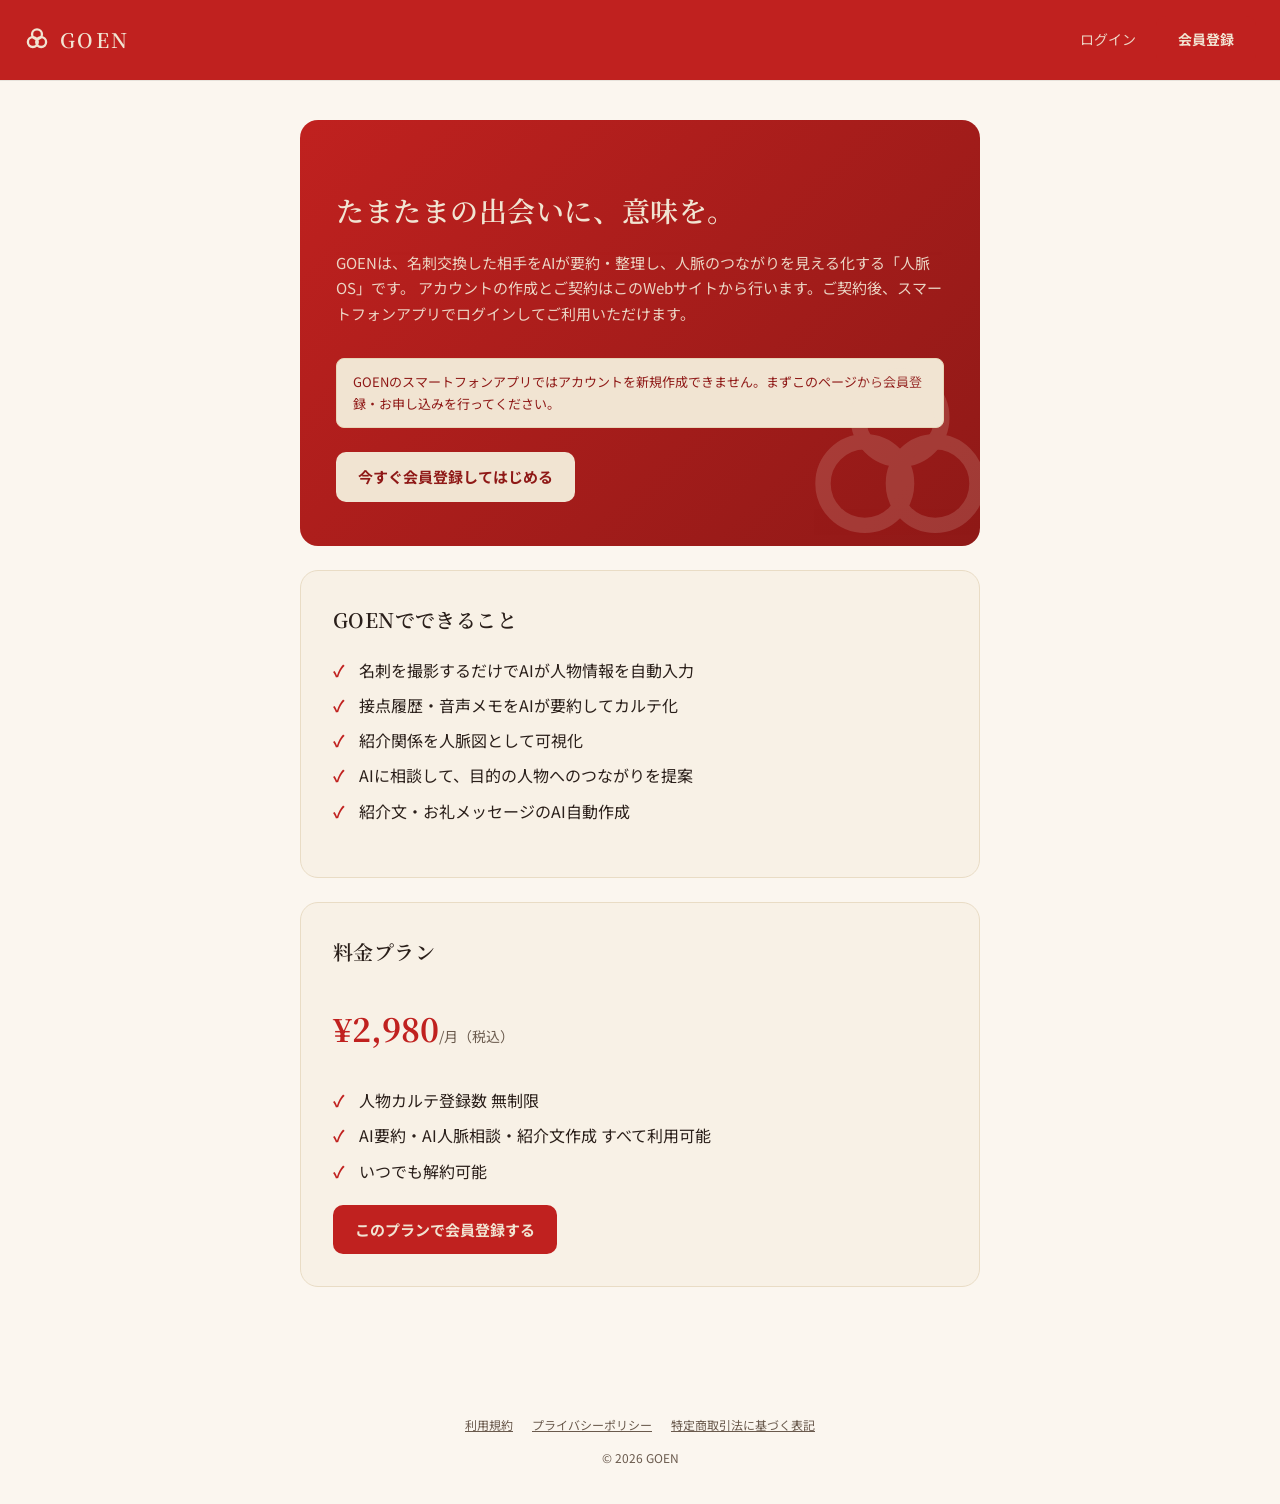
<file: web/index.html>
<!doctype html>
<html lang="ja">
<head>
  <meta charset="utf-8" />
  <meta name="viewport" content="width=device-width, initial-scale=1" />
  <title>GOEN（ゴエン）| 人脈OS</title>
  <link rel="stylesheet" href="assets/style.css" />
  <link rel="icon" type="image/png" href="assets/favicon.png" />
</head>
<body>
  <header class="site-header">
    <a class="logo" href="index.html"><svg class="logo-mark" viewBox="0 0 100 100" aria-hidden="true"><circle cx="50" cy="28" r="19"/><circle cx="34" cy="58" r="19"/><circle cx="66" cy="58" r="19"/></svg>GOEN</a>
    <nav>
      <a href="login.html">ログイン</a>
      <a class="btn" href="signup.html" style="margin-left:16px;">会員登録</a>
    </nav>
  </header>

  <main>
    <section class="card hero">
      <svg class="hero-rings" viewBox="0 0 100 100" aria-hidden="true">
        <circle cx="50" cy="28" r="19"/>
        <circle cx="34" cy="58" r="19"/>
        <circle cx="66" cy="58" r="19"/>
      </svg>
      <h1>たまたまの出会いに、意味を。</h1>
      <p class="lead">
        GOENは、名刺交換した相手をAIが要約・整理し、人脈のつながりを見える化する「人脈OS」です。
        アカウントの作成とご契約はこのWebサイトから行います。ご契約後、スマートフォンアプリでログインしてご利用いただけます。
      </p>

      <div class="notice-box">
        GOENのスマートフォンアプリではアカウントを新規作成できません。まずこのページから会員登録・お申し込みを行ってください。
      </div>

      <a class="btn" href="signup.html">今すぐ会員登録してはじめる</a>
    </section>

    <section class="card">
      <h2>GOENでできること</h2>
      <ul class="feature-list">
        <li>名刺を撮影するだけでAIが人物情報を自動入力</li>
        <li>接点履歴・音声メモをAIが要約してカルテ化</li>
        <li>紹介関係を人脈図として可視化</li>
        <li>AIに相談して、目的の人物へのつながりを提案</li>
        <li>紹介文・お礼メッセージのAI自動作成</li>
      </ul>
    </section>

    <section class="card" id="pricing">
      <h2>料金プラン</h2>
      <p class="price">¥2,980<small>/月（税込）</small></p>
      <p class="lead" style="margin-bottom:12px;">
      </p>
      <ul class="feature-list">
        <li>人物カルテ登録数 無制限</li>
        <li>AI要約・AI人脈相談・紹介文作成 すべて利用可能</li>
        <li>いつでも解約可能</li>
      </ul>
      <a class="btn" href="signup.html">このプランで会員登録する</a>
    </section>
  </main>

  <footer class="site-footer">
    <div>
      <a href="terms.html">利用規約</a>
      <a href="privacy.html">プライバシーポリシー</a>
      <a href="tokushoho.html">特定商取引法に基づく表記</a>
    </div>
    <p>&copy; 2026 GOEN</p>
  </footer>
</body>
</html>
</file>
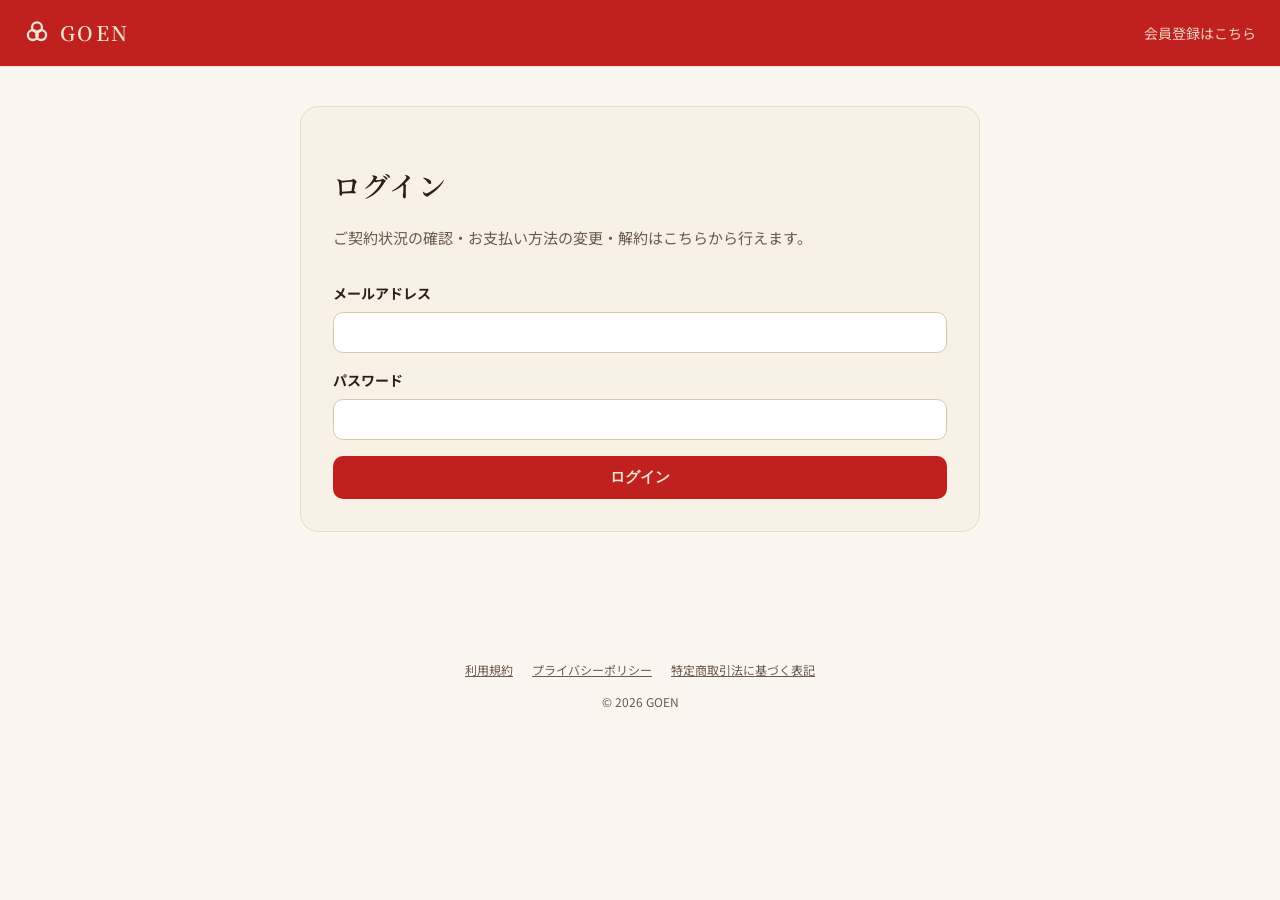
<file: web/account.html>
<!doctype html>
<html lang="ja">
<head>
  <meta charset="utf-8" />
  <meta name="viewport" content="width=device-width, initial-scale=1" />
  <title>契約状況 | GOEN</title>
  <link rel="stylesheet" href="assets/style.css" />
  <link rel="icon" type="image/png" href="assets/favicon.png" />
</head>
<body>
  <header class="site-header">
    <a class="logo" href="index.html"><svg class="logo-mark" viewBox="0 0 100 100" aria-hidden="true"><circle cx="50" cy="28" r="19"/><circle cx="34" cy="58" r="19"/><circle cx="66" cy="58" r="19"/></svg>GOEN</a>
    <nav>
      <a href="#" id="logout-link">ログアウト</a>
    </nav>
  </header>

  <main>
    <section class="card">
      <h1>契約状況</h1>
      <p class="lead" id="welcome"></p>

      <p id="error" class="error-box" hidden></p>

      <div id="loading">読み込み中…</div>

      <div id="status-view" hidden>
        <p>
          ステータス: <span id="status-badge" class="status-badge"></span>
        </p>
        <p id="plan-line" hidden></p>
        <p id="period-line" hidden></p>

        <div id="active-actions" hidden>
          <button class="btn btn-outline" id="portal-btn">お支払い方法・解約の管理</button>
        </div>

        <div id="inactive-actions" hidden>
          <p>まだご契約がありません。以下のボタンからお申し込みいただけます。</p>
          <button class="btn" id="checkout-btn">スタンダードプランを契約する</button>
        </div>
      </div>
    </section>

    <section class="card">
      <h2>アカウントの削除について</h2>
      <p class="lead">
        アカウントの削除（退会）をご希望の場合は、サポート窓口までご連絡ください。
        ご契約中の場合は、削除の前に上記の「お支払い方法・解約の管理」から解約手続きを行ってください。
      </p>
      <p>連絡先: wonderwall3698@outlook.com</p>
    </section>
  </main>

  <footer class="site-footer">
    <div>
      <a href="terms.html">利用規約</a>
      <a href="privacy.html">プライバシーポリシー</a>
      <a href="tokushoho.html">特定商取引法に基づく表記</a>
    </div>
    <p>&copy; 2026 GOEN</p>
  </footer>

  <script src="assets/config.js"></script>
  <script src="assets/api.js"></script>
  <script>
    const errorEl = document.getElementById('error');
    const loadingEl = document.getElementById('loading');
    const statusViewEl = document.getElementById('status-view');

    const STATUS_LABELS = {
      trialing: 'トライアル中',
      active: '契約中',
      past_due: '支払いエラー',
      canceled: '未契約',
      incomplete: '未契約',
    };

    function statusClass(status) {
      if (status === 'active' || status === 'trialing') return 'status-active';
      if (status === 'past_due') return 'status-warning';
      return 'status-inactive';
    }

    async function init() {
      const token = requireLogin();
      if (!token) return;

      document.getElementById('welcome').textContent = `${getDisplayName() || ''} さん、こんにちは。`;

      document.getElementById('logout-link').addEventListener('click', (e) => {
        e.preventDefault();
        clearSession();
        window.location.href = 'index.html';
      });

      try {
        const status = await apiGet('/api/billing/subscription', token);
        loadingEl.hidden = true;
        statusViewEl.hidden = false;

        const badge = document.getElementById('status-badge');
        badge.textContent = STATUS_LABELS[status.status] || status.status;
        badge.classList.add(statusClass(status.status));

        if (status.planCode) {
          const el = document.getElementById('plan-line');
          el.textContent = `プラン: ${status.planCode}`;
          el.hidden = false;
        }
        if (status.currentPeriodEnd) {
          const el = document.getElementById('period-line');
          el.textContent = `次回更新日: ${new Date(status.currentPeriodEnd).toLocaleDateString('ja-JP')}`;
          el.hidden = false;
        }

        const isActive = status.status === 'active' || status.status === 'trialing';
        document.getElementById('active-actions').hidden = !isActive;
        document.getElementById('inactive-actions').hidden = isActive;
      } catch (err) {
        loadingEl.hidden = true;
        showError(errorEl, err);
      }
    }

    document.getElementById('portal-btn').addEventListener('click', async () => {
      const token = getAccessToken();
      try {
        const session = await apiPost('/api/billing/portal', undefined, token);
        if (session.url) {
          window.location.href = session.url;
        } else {
          // モック環境（開発時）: 支払い管理ポータルは実際には存在しない
          alert('開発環境（モック）のため、支払い管理ポータルへは遷移しません。');
        }
      } catch (err) {
        showError(errorEl, err);
      }
    });

    document.getElementById('checkout-btn').addEventListener('click', async () => {
      const token = getAccessToken();
      try {
        const session = await apiPost('/api/billing/checkout', { planCode: STANDARD_PLAN_CODE }, token);
        if (session.url) {
          window.location.href = session.url;
        } else {
          window.location.reload();
        }
      } catch (err) {
        showError(errorEl, err);
      }
    });

    init();
  </script>
</body>
</html>
</file>
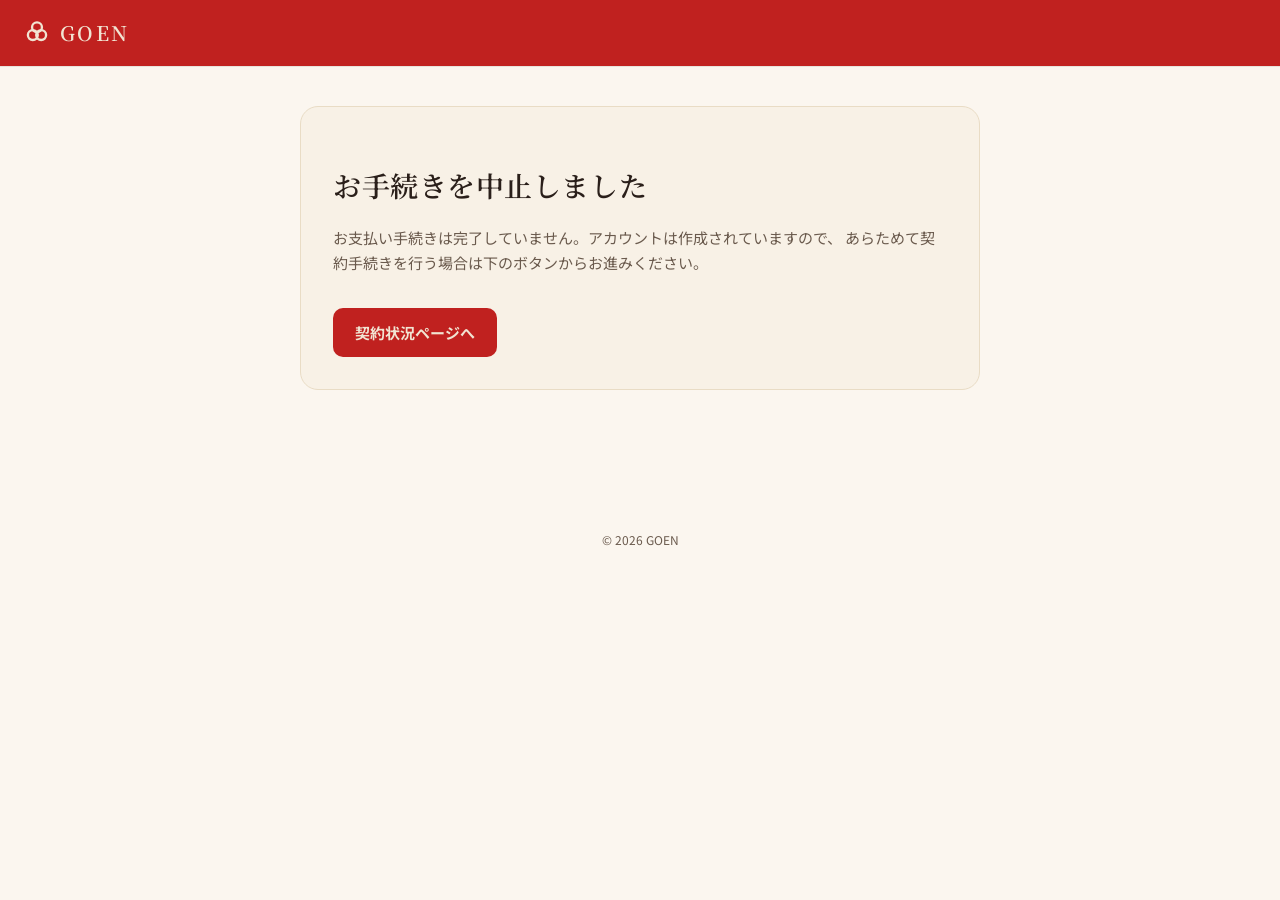
<file: web/billing-cancel.html>
<!doctype html>
<html lang="ja">
<head>
  <meta charset="utf-8" />
  <meta name="viewport" content="width=device-width, initial-scale=1" />
  <title>お手続きを中止しました | GOEN</title>
  <link rel="stylesheet" href="assets/style.css" />
  <link rel="icon" type="image/png" href="assets/favicon.png" />
</head>
<body>
  <header class="site-header">
    <a class="logo" href="index.html"><svg class="logo-mark" viewBox="0 0 100 100" aria-hidden="true"><circle cx="50" cy="28" r="19"/><circle cx="34" cy="58" r="19"/><circle cx="66" cy="58" r="19"/></svg>GOEN</a>
  </header>

  <main>
    <section class="card">
      <h1>お手続きを中止しました</h1>
      <p class="lead">
        お支払い手続きは完了していません。アカウントは作成されていますので、
        あらためて契約手続きを行う場合は下のボタンからお進みください。
      </p>
      <a class="btn" href="account.html">契約状況ページへ</a>
    </section>
  </main>

  <footer class="site-footer">
    <p>&copy; 2026 GOEN</p>
  </footer>
</body>
</html>
</file>
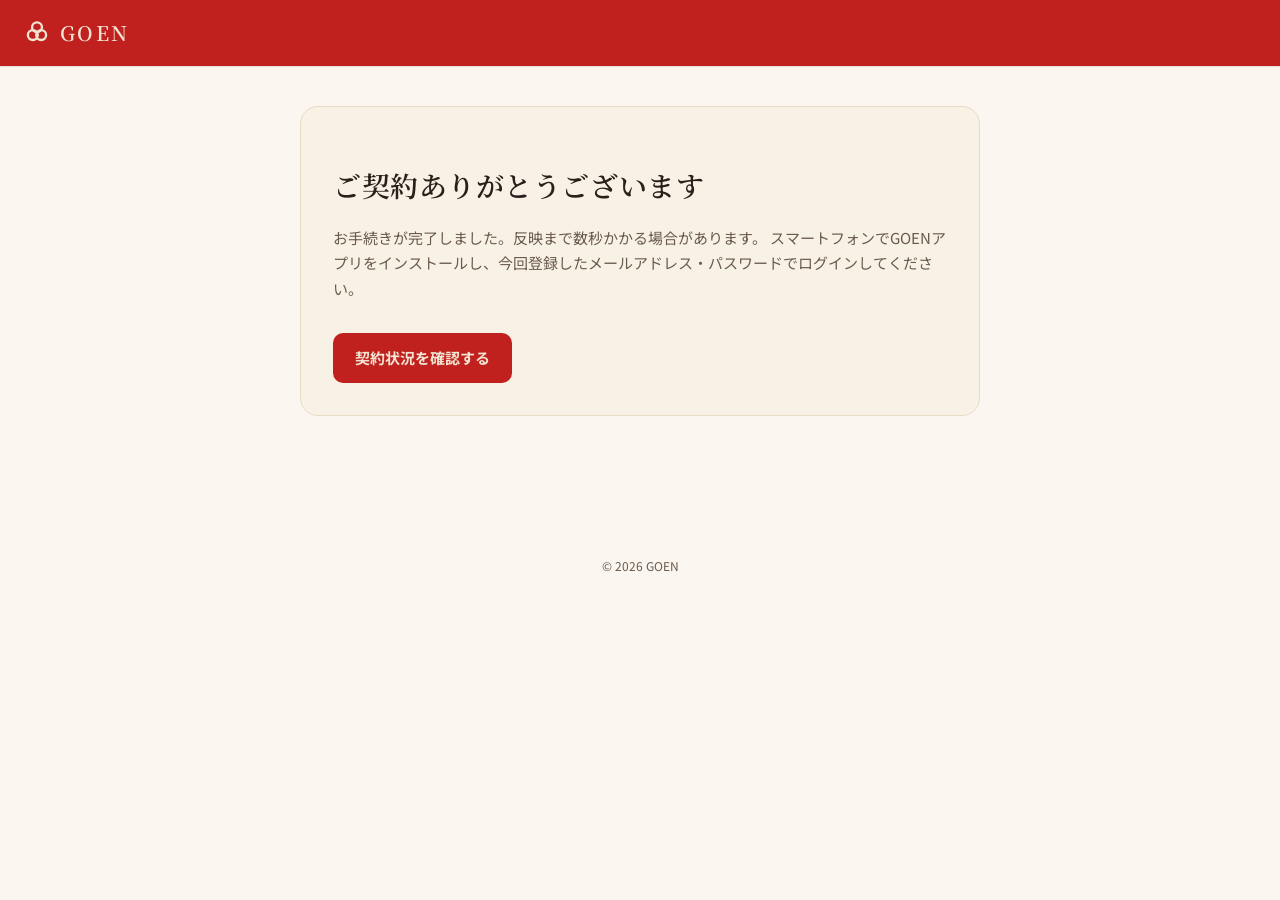
<file: web/billing-success.html>
<!doctype html>
<html lang="ja">
<head>
  <meta charset="utf-8" />
  <meta name="viewport" content="width=device-width, initial-scale=1" />
  <title>ご契約ありがとうございます | GOEN</title>
  <link rel="stylesheet" href="assets/style.css" />
  <link rel="icon" type="image/png" href="assets/favicon.png" />
</head>
<body>
  <header class="site-header">
    <a class="logo" href="index.html"><svg class="logo-mark" viewBox="0 0 100 100" aria-hidden="true"><circle cx="50" cy="28" r="19"/><circle cx="34" cy="58" r="19"/><circle cx="66" cy="58" r="19"/></svg>GOEN</a>
  </header>

  <main>
    <section class="card">
      <h1>ご契約ありがとうございます</h1>
      <p class="lead">
        お手続きが完了しました。反映まで数秒かかる場合があります。
        スマートフォンでGOENアプリをインストールし、今回登録したメールアドレス・パスワードでログインしてください。
      </p>
      <a class="btn" href="account.html">契約状況を確認する</a>
    </section>
  </main>

  <footer class="site-footer">
    <p>&copy; 2026 GOEN</p>
  </footer>
</body>
</html>
</file>
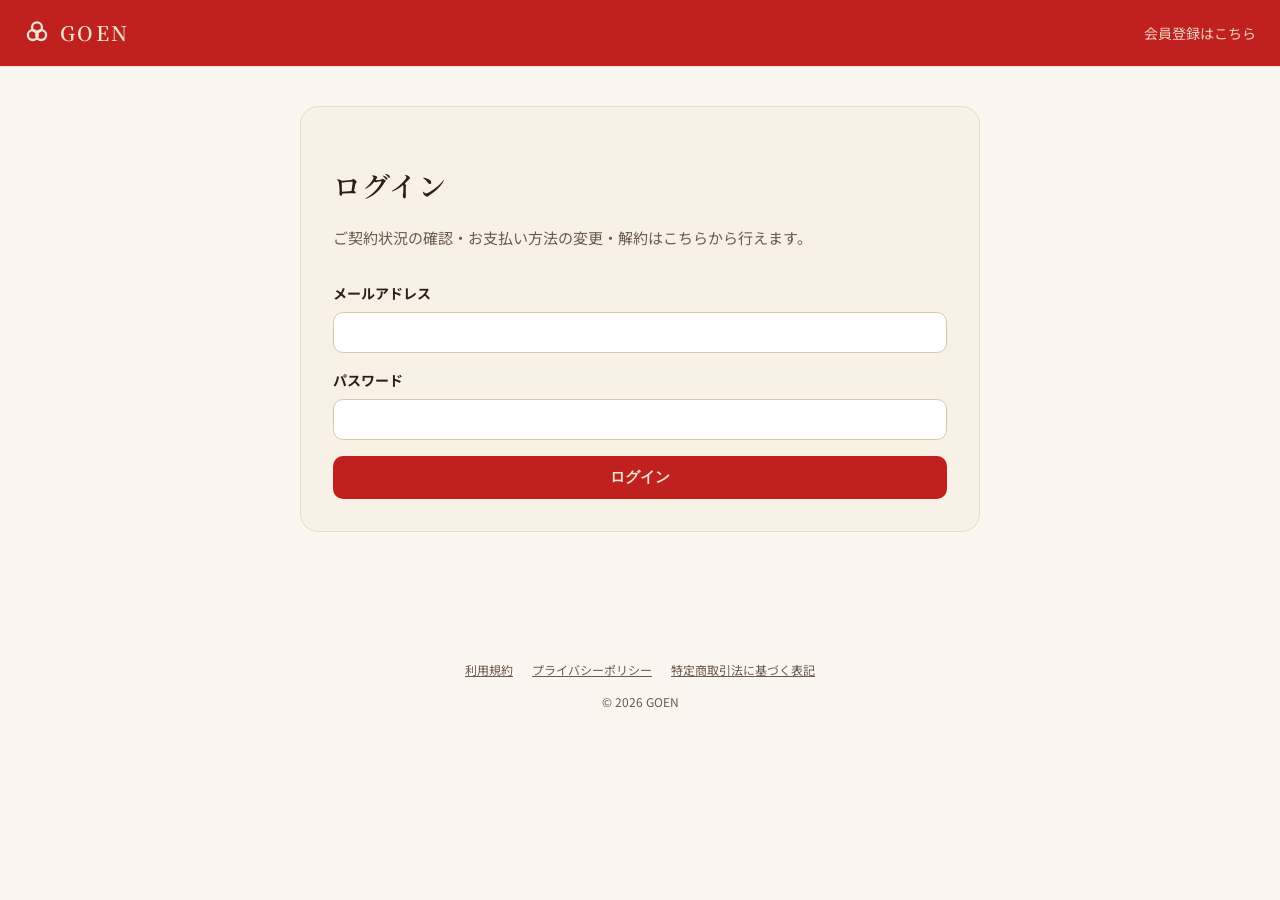
<file: web/login.html>
<!doctype html>
<html lang="ja">
<head>
  <meta charset="utf-8" />
  <meta name="viewport" content="width=device-width, initial-scale=1" />
  <title>ログイン | GOEN</title>
  <link rel="stylesheet" href="assets/style.css" />
  <link rel="icon" type="image/png" href="assets/favicon.png" />
</head>
<body>
  <header class="site-header">
    <a class="logo" href="index.html"><svg class="logo-mark" viewBox="0 0 100 100" aria-hidden="true"><circle cx="50" cy="28" r="19"/><circle cx="34" cy="58" r="19"/><circle cx="66" cy="58" r="19"/></svg>GOEN</a>
    <nav>
      <a href="signup.html">会員登録はこちら</a>
    </nav>
  </header>

  <main>
    <section class="card">
      <h1>ログイン</h1>
      <p class="lead">ご契約状況の確認・お支払い方法の変更・解約はこちらから行えます。</p>

      <p id="error" class="error-box" hidden></p>

      <form id="login-form">
        <div>
          <label for="email">メールアドレス</label>
          <input type="email" id="email" name="email" required autocomplete="email" />
        </div>
        <div>
          <label for="password">パスワード</label>
          <input type="password" id="password" name="password" required autocomplete="current-password" />
        </div>
        <button type="submit" class="btn" id="submit-btn">ログイン</button>
      </form>
    </section>
  </main>

  <footer class="site-footer">
    <div>
      <a href="terms.html">利用規約</a>
      <a href="privacy.html">プライバシーポリシー</a>
      <a href="tokushoho.html">特定商取引法に基づく表記</a>
    </div>
    <p>&copy; 2026 GOEN</p>
  </footer>

  <script src="assets/config.js"></script>
  <script src="assets/api.js"></script>
  <script>
    const form = document.getElementById('login-form');
    const errorEl = document.getElementById('error');
    const submitBtn = document.getElementById('submit-btn');

    form.addEventListener('submit', async (e) => {
      e.preventDefault();
      errorEl.hidden = true;
      submitBtn.disabled = true;
      submitBtn.textContent = 'ログイン中…';

      try {
        const email = document.getElementById('email').value.trim();
        const password = document.getElementById('password').value;
        const auth = await apiPost('/api/auth/login', { email, password });
        saveSession(auth);
        window.location.href = 'account.html';
      } catch (err) {
        showError(errorEl, err);
        submitBtn.disabled = false;
        submitBtn.textContent = 'ログイン';
      }
    });
  </script>
</body>
</html>
</file>
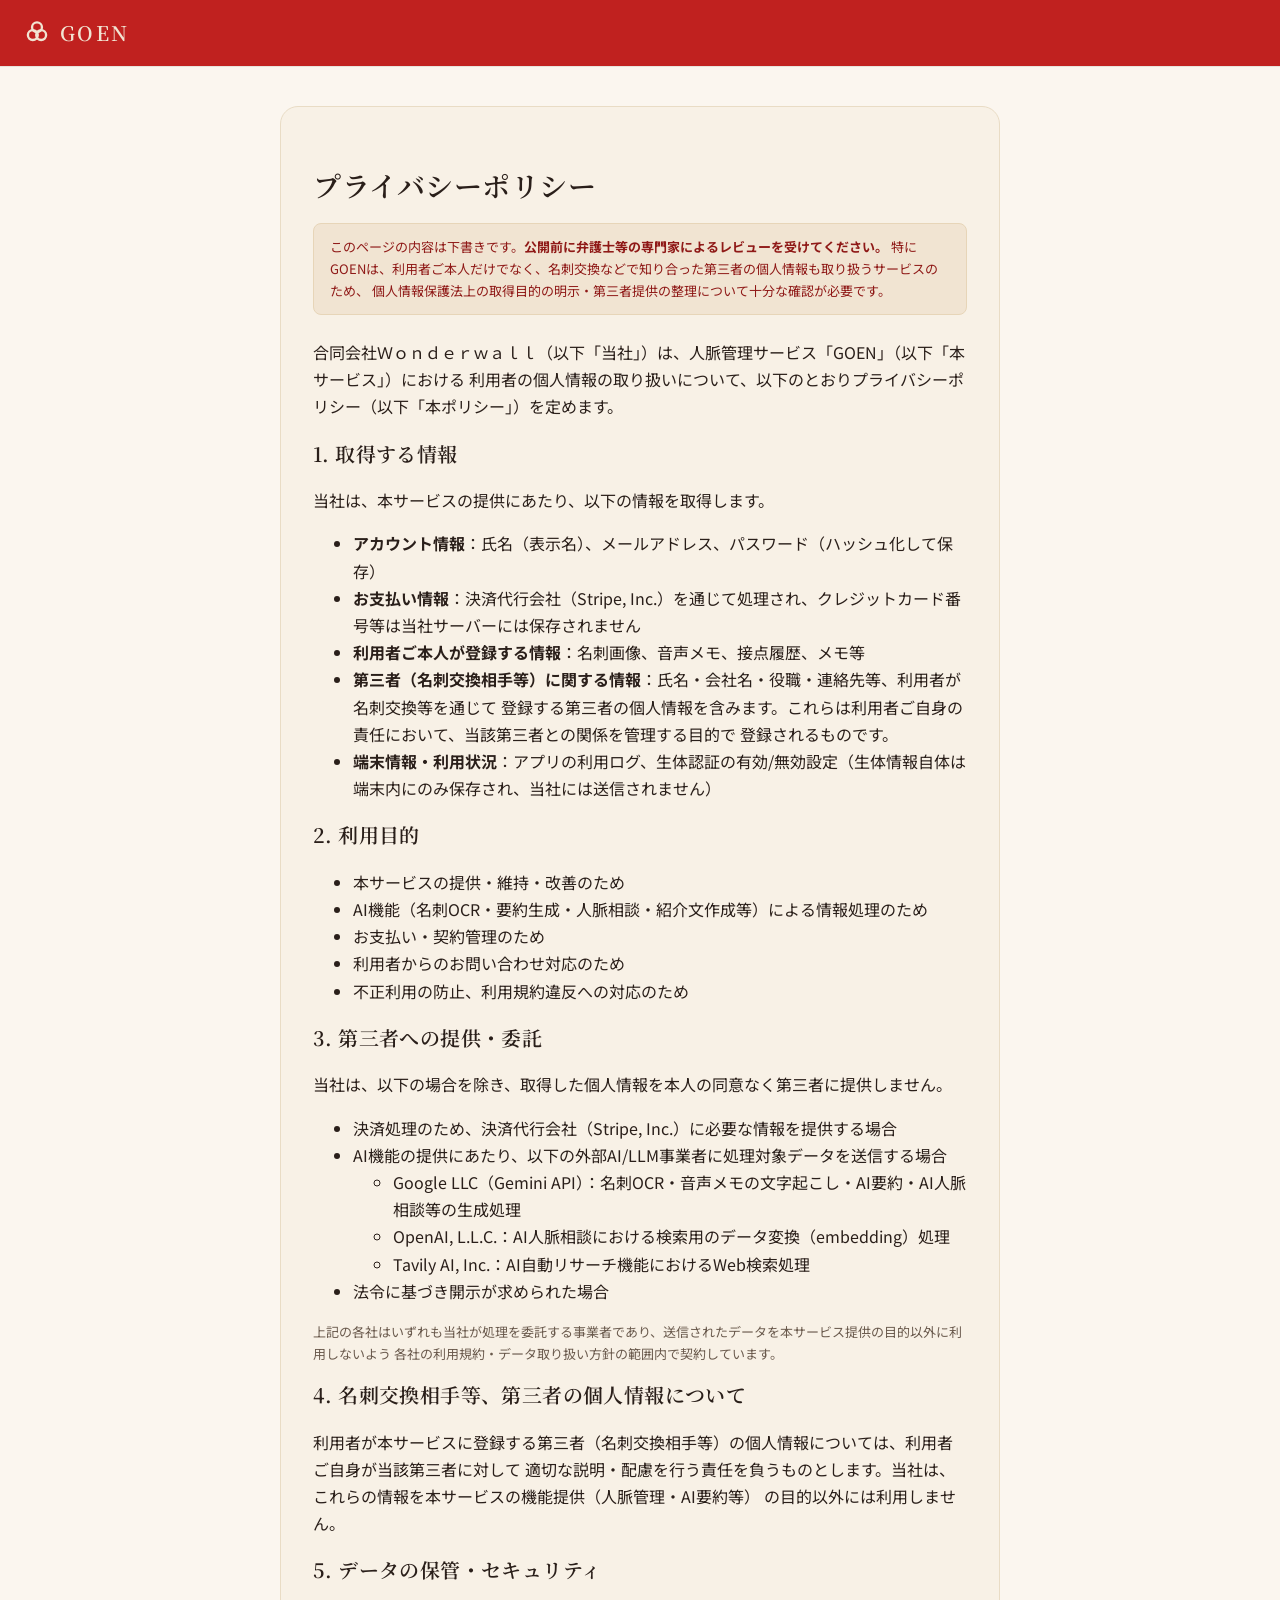
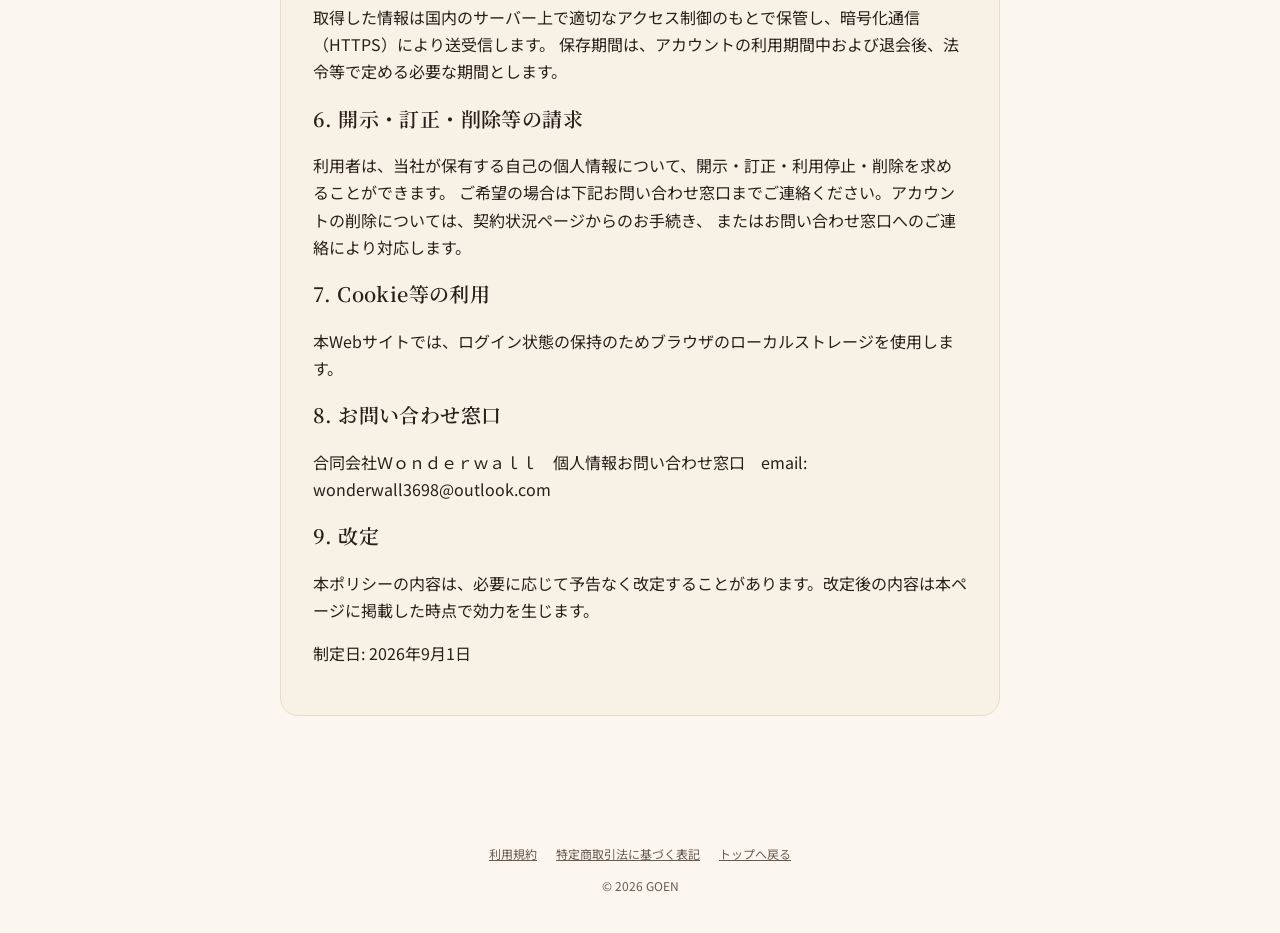
<file: web/privacy.html>
<!doctype html>
<html lang="ja">
<head>
  <meta charset="utf-8" />
  <meta name="viewport" content="width=device-width, initial-scale=1" />
  <title>プライバシーポリシー | GOEN</title>
  <link rel="stylesheet" href="assets/style.css" />
  <link rel="icon" type="image/png" href="assets/favicon.png" />
</head>
<body class="legal">
  <header class="site-header">
    <a class="logo" href="index.html"><svg class="logo-mark" viewBox="0 0 100 100" aria-hidden="true"><circle cx="50" cy="28" r="19"/><circle cx="34" cy="58" r="19"/><circle cx="66" cy="58" r="19"/></svg>GOEN</a>
  </header>

  <main>
    <section class="card">
      <h1>プライバシーポリシー</h1>
      <p class="notice-box">
        このページの内容は下書きです。<strong>公開前に弁護士等の専門家によるレビューを受けてください。</strong>
        特にGOENは、利用者ご本人だけでなく、名刺交換などで知り合った第三者の個人情報も取り扱うサービスのため、
        個人情報保護法上の取得目的の明示・第三者提供の整理について十分な確認が必要です。
      </p>

      <p>合同会社Ｗｏｎｄｅｒｗａｌｌ（以下「当社」）は、人脈管理サービス「GOEN」（以下「本サービス」）における
        利用者の個人情報の取り扱いについて、以下のとおりプライバシーポリシー（以下「本ポリシー」）を定めます。</p>

      <h2>1. 取得する情報</h2>
      <p>当社は、本サービスの提供にあたり、以下の情報を取得します。</p>
      <ul>
        <li><strong>アカウント情報</strong>：氏名（表示名）、メールアドレス、パスワード（ハッシュ化して保存）</li>
        <li><strong>お支払い情報</strong>：決済代行会社（Stripe, Inc.）を通じて処理され、クレジットカード番号等は当社サーバーには保存されません</li>
        <li><strong>利用者ご本人が登録する情報</strong>：名刺画像、音声メモ、接点履歴、メモ等</li>
        <li>
          <strong>第三者（名刺交換相手等）に関する情報</strong>：氏名・会社名・役職・連絡先等、利用者が名刺交換等を通じて
          登録する第三者の個人情報を含みます。これらは利用者ご自身の責任において、当該第三者との関係を管理する目的で
          登録されるものです。
        </li>
        <li><strong>端末情報・利用状況</strong>：アプリの利用ログ、生体認証の有効/無効設定（生体情報自体は端末内にのみ保存され、当社には送信されません）</li>
      </ul>

      <h2>2. 利用目的</h2>
      <ul>
        <li>本サービスの提供・維持・改善のため</li>
        <li>AI機能（名刺OCR・要約生成・人脈相談・紹介文作成等）による情報処理のため</li>
        <li>お支払い・契約管理のため</li>
        <li>利用者からのお問い合わせ対応のため</li>
        <li>不正利用の防止、利用規約違反への対応のため</li>
      </ul>

      <h2>3. 第三者への提供・委託</h2>
      <p>
        当社は、以下の場合を除き、取得した個人情報を本人の同意なく第三者に提供しません。
      </p>
      <ul>
        <li>決済処理のため、決済代行会社（Stripe, Inc.）に必要な情報を提供する場合</li>
        <li>
          AI機能の提供にあたり、以下の外部AI/LLM事業者に処理対象データを送信する場合
          <ul>
            <li>Google LLC（Gemini API）：名刺OCR・音声メモの文字起こし・AI要約・AI人脈相談等の生成処理</li>
            <li>OpenAI, L.L.C.：AI人脈相談における検索用のデータ変換（embedding）処理</li>
            <li>Tavily AI, Inc.：AI自動リサーチ機能におけるWeb検索処理</li>
          </ul>
        </li>
        <li>法令に基づき開示が求められた場合</li>
      </ul>
      <p style="font-size:13px;color:var(--color-muted);">
        上記の各社はいずれも当社が処理を委託する事業者であり、送信されたデータを本サービス提供の目的以外に利用しないよう
        各社の利用規約・データ取り扱い方針の範囲内で契約しています。
      </p>

      <h2>4. 名刺交換相手等、第三者の個人情報について</h2>
      <p>
        利用者が本サービスに登録する第三者（名刺交換相手等）の個人情報については、利用者ご自身が当該第三者に対して
        適切な説明・配慮を行う責任を負うものとします。当社は、これらの情報を本サービスの機能提供（人脈管理・AI要約等）
        の目的以外には利用しません。
      </p>

      <h2>5. データの保管・セキュリティ</h2>
      <p>
        取得した情報は国内のサーバー上で適切なアクセス制御のもとで保管し、暗号化通信（HTTPS）により送受信します。
        保存期間は、アカウントの利用期間中および退会後、法令等で定める必要な期間とします。
      </p>

      <h2>6. 開示・訂正・削除等の請求</h2>
      <p>
        利用者は、当社が保有する自己の個人情報について、開示・訂正・利用停止・削除を求めることができます。
        ご希望の場合は下記お問い合わせ窓口までご連絡ください。アカウントの削除については、契約状況ページからのお手続き、
        またはお問い合わせ窓口へのご連絡により対応します。
      </p>

      <h2>7. Cookie等の利用</h2>
      <p>本Webサイトでは、ログイン状態の保持のためブラウザのローカルストレージを使用します。</p>

      <h2>8. お問い合わせ窓口</h2>
      <p>合同会社Ｗｏｎｄｅｒｗａｌｌ　個人情報お問い合わせ窓口　email: wonderwall3698@outlook.com</p>

      <h2>9. 改定</h2>
      <p>本ポリシーの内容は、必要に応じて予告なく改定することがあります。改定後の内容は本ページに掲載した時点で効力を生じます。</p>

      <p>制定日: 2026年9月1日</p>
    </section>
  </main>

  <footer class="site-footer">
    <div>
      <a href="terms.html">利用規約</a>
      <a href="tokushoho.html">特定商取引法に基づく表記</a>
      <a href="index.html">トップへ戻る</a>
    </div>
    <p>&copy; 2026 GOEN</p>
  </footer>
</body>
</html>
</file>
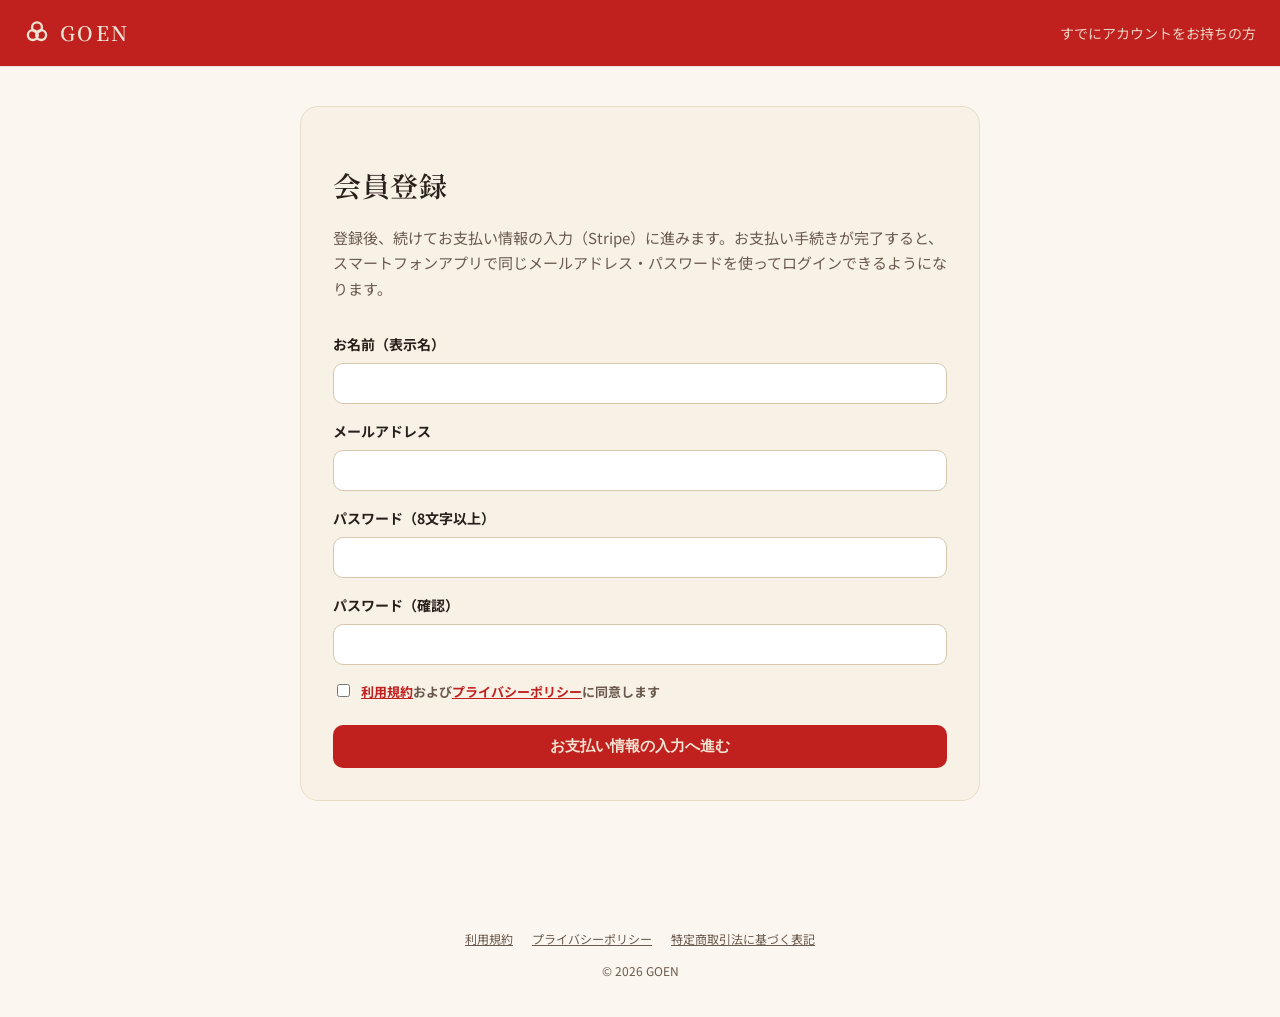
<file: web/signup.html>
<!doctype html>
<html lang="ja">
<head>
  <meta charset="utf-8" />
  <meta name="viewport" content="width=device-width, initial-scale=1" />
  <title>会員登録 | GOEN</title>
  <link rel="stylesheet" href="assets/style.css" />
  <link rel="icon" type="image/png" href="assets/favicon.png" />
</head>
<body>
  <header class="site-header">
    <a class="logo" href="index.html"><svg class="logo-mark" viewBox="0 0 100 100" aria-hidden="true"><circle cx="50" cy="28" r="19"/><circle cx="34" cy="58" r="19"/><circle cx="66" cy="58" r="19"/></svg>GOEN</a>
    <nav>
      <a href="login.html">すでにアカウントをお持ちの方</a>
    </nav>
  </header>

  <main>
    <section class="card">
      <h1>会員登録</h1>
      <p class="lead">
        登録後、続けてお支払い情報の入力（Stripe）に進みます。お支払い手続きが完了すると、
        スマートフォンアプリで同じメールアドレス・パスワードを使ってログインできるようになります。
      </p>

      <p id="error" class="error-box" hidden></p>

      <form id="signup-form">
        <div>
          <label for="displayName">お名前（表示名）</label>
          <input type="text" id="displayName" name="displayName" required autocomplete="name" />
        </div>
        <div>
          <label for="email">メールアドレス</label>
          <input type="email" id="email" name="email" required autocomplete="email" />
        </div>
        <div>
          <label for="password">パスワード（8文字以上）</label>
          <input type="password" id="password" name="password" required minlength="8" autocomplete="new-password" />
        </div>
        <div>
          <label for="passwordConfirm">パスワード（確認）</label>
          <input type="password" id="passwordConfirm" name="passwordConfirm" required minlength="8" autocomplete="new-password" />
        </div>
        <label class="checkbox-row">
          <input type="checkbox" id="agree" required />
          <span><a href="terms.html" target="_blank">利用規約</a>および<a href="privacy.html" target="_blank">プライバシーポリシー</a>に同意します</span>
        </label>
        <button type="submit" class="btn" id="submit-btn">お支払い情報の入力へ進む</button>
      </form>
    </section>
  </main>

  <footer class="site-footer">
    <div>
      <a href="terms.html">利用規約</a>
      <a href="privacy.html">プライバシーポリシー</a>
      <a href="tokushoho.html">特定商取引法に基づく表記</a>
    </div>
    <p>&copy; 2026 GOEN</p>
  </footer>

  <script src="assets/config.js"></script>
  <script src="assets/api.js"></script>
  <script>
    const form = document.getElementById('signup-form');
    const errorEl = document.getElementById('error');
    const submitBtn = document.getElementById('submit-btn');

    form.addEventListener('submit', async (e) => {
      e.preventDefault();
      errorEl.hidden = true;

      const displayName = document.getElementById('displayName').value.trim();
      const email = document.getElementById('email').value.trim();
      const password = document.getElementById('password').value;
      const passwordConfirm = document.getElementById('passwordConfirm').value;

      if (password !== passwordConfirm) {
        showError(errorEl, new Error('パスワードが一致しません'));
        return;
      }

      submitBtn.disabled = true;
      submitBtn.textContent = '処理中…';

      try {
        // 1. アカウント作成
        const auth = await apiPost('/api/auth/register', { email, password, displayName });
        saveSession(auth);

        // 2. 続けてStripe Checkoutセッションを作成し、決済ページへ遷移する
        const checkout = await apiPost('/api/billing/checkout', { planCode: STANDARD_PLAN_CODE }, auth.accessToken);
        if (checkout.url) {
          window.location.href = checkout.url;
        } else {
          // モック環境（開発時）: 決済ページへ遷移せず契約管理ページへ
          window.location.href = 'account.html';
        }
      } catch (err) {
        showError(errorEl, err);
        submitBtn.disabled = false;
        submitBtn.textContent = 'お支払い情報の入力へ進む';
      }
    });
  </script>
</body>
</html>
</file>
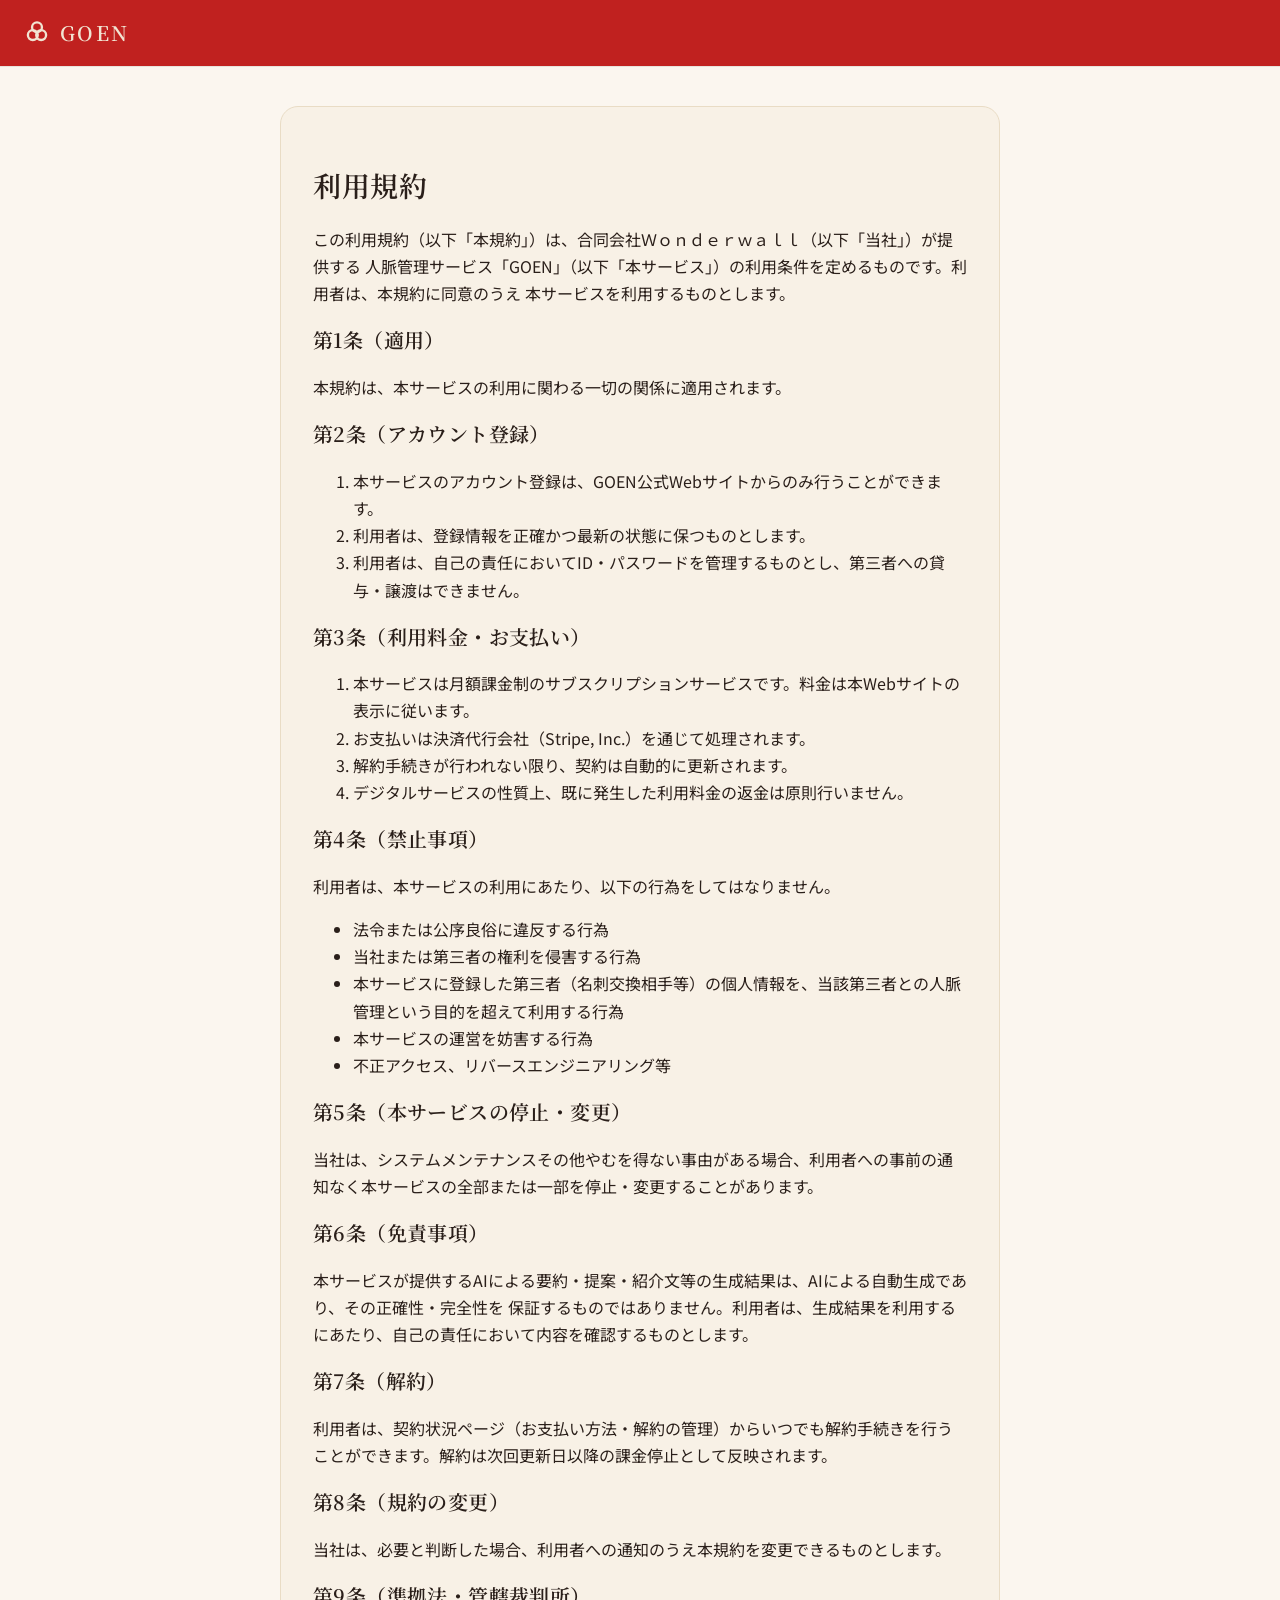
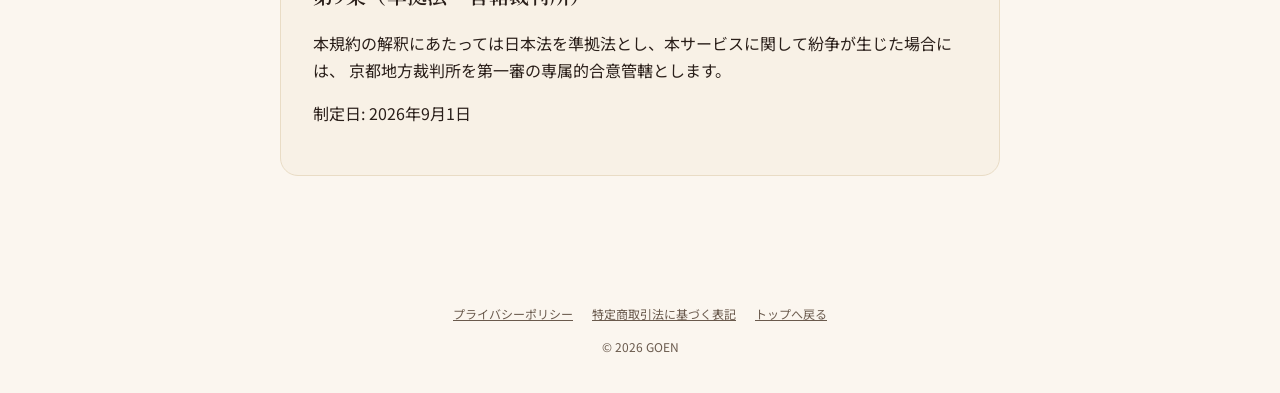
<file: web/terms.html>
<!doctype html>
<html lang="ja">
<head>
  <meta charset="utf-8" />
  <meta name="viewport" content="width=device-width, initial-scale=1" />
  <title>利用規約 | GOEN</title>
  <link rel="stylesheet" href="assets/style.css" />
  <link rel="icon" type="image/png" href="assets/favicon.png" />
</head>
<body class="legal">
  <header class="site-header">
    <a class="logo" href="index.html"><svg class="logo-mark" viewBox="0 0 100 100" aria-hidden="true"><circle cx="50" cy="28" r="19"/><circle cx="34" cy="58" r="19"/><circle cx="66" cy="58" r="19"/></svg>GOEN</a>
  </header>

  <main>
    <section class="card">
      <h1>利用規約</h1>

      <p>この利用規約（以下「本規約」）は、合同会社Ｗｏｎｄｅｒｗａｌｌ（以下「当社」）が提供する
        人脈管理サービス「GOEN」（以下「本サービス」）の利用条件を定めるものです。利用者は、本規約に同意のうえ
        本サービスを利用するものとします。</p>

      <h2>第1条（適用）</h2>
      <p>本規約は、本サービスの利用に関わる一切の関係に適用されます。</p>

      <h2>第2条（アカウント登録）</h2>
      <ol>
        <li>本サービスのアカウント登録は、GOEN公式Webサイトからのみ行うことができます。</li>
        <li>利用者は、登録情報を正確かつ最新の状態に保つものとします。</li>
        <li>利用者は、自己の責任においてID・パスワードを管理するものとし、第三者への貸与・譲渡はできません。</li>
      </ol>

      <h2>第3条（利用料金・お支払い）</h2>
      <ol>
        <li>本サービスは月額課金制のサブスクリプションサービスです。料金は本Webサイトの表示に従います。</li>
        <li>お支払いは決済代行会社（Stripe, Inc.）を通じて処理されます。</li>
        <li>解約手続きが行われない限り、契約は自動的に更新されます。</li>
        <li>デジタルサービスの性質上、既に発生した利用料金の返金は原則行いません。</li>
      </ol>

      <h2>第4条（禁止事項）</h2>
      <p>利用者は、本サービスの利用にあたり、以下の行為をしてはなりません。</p>
      <ul>
        <li>法令または公序良俗に違反する行為</li>
        <li>当社または第三者の権利を侵害する行為</li>
        <li>本サービスに登録した第三者（名刺交換相手等）の個人情報を、当該第三者との人脈管理という目的を超えて利用する行為</li>
        <li>本サービスの運営を妨害する行為</li>
        <li>不正アクセス、リバースエンジニアリング等</li>
      </ul>

      <h2>第5条（本サービスの停止・変更）</h2>
      <p>当社は、システムメンテナンスその他やむを得ない事由がある場合、利用者への事前の通知なく本サービスの全部または一部を停止・変更することがあります。</p>

      <h2>第6条（免責事項）</h2>
      <p>
        本サービスが提供するAIによる要約・提案・紹介文等の生成結果は、AIによる自動生成であり、その正確性・完全性を
        保証するものではありません。利用者は、生成結果を利用するにあたり、自己の責任において内容を確認するものとします。
      </p>

      <h2>第7条（解約）</h2>
      <p>利用者は、契約状況ページ（お支払い方法・解約の管理）からいつでも解約手続きを行うことができます。解約は次回更新日以降の課金停止として反映されます。</p>

      <h2>第8条（規約の変更）</h2>
      <p>当社は、必要と判断した場合、利用者への通知のうえ本規約を変更できるものとします。</p>

      <h2>第9条（準拠法・管轄裁判所）</h2>
      <p>本規約の解釈にあたっては日本法を準拠法とし、本サービスに関して紛争が生じた場合には、
        京都地方裁判所を第一審の専属的合意管轄とします。</p>

      <p>制定日: 2026年9月1日</p>
    </section>
  </main>

  <footer class="site-footer">
    <div>
      <a href="privacy.html">プライバシーポリシー</a>
      <a href="tokushoho.html">特定商取引法に基づく表記</a>
      <a href="index.html">トップへ戻る</a>
    </div>
    <p>&copy; 2026 GOEN</p>
  </footer>
</body>
</html>
</file>
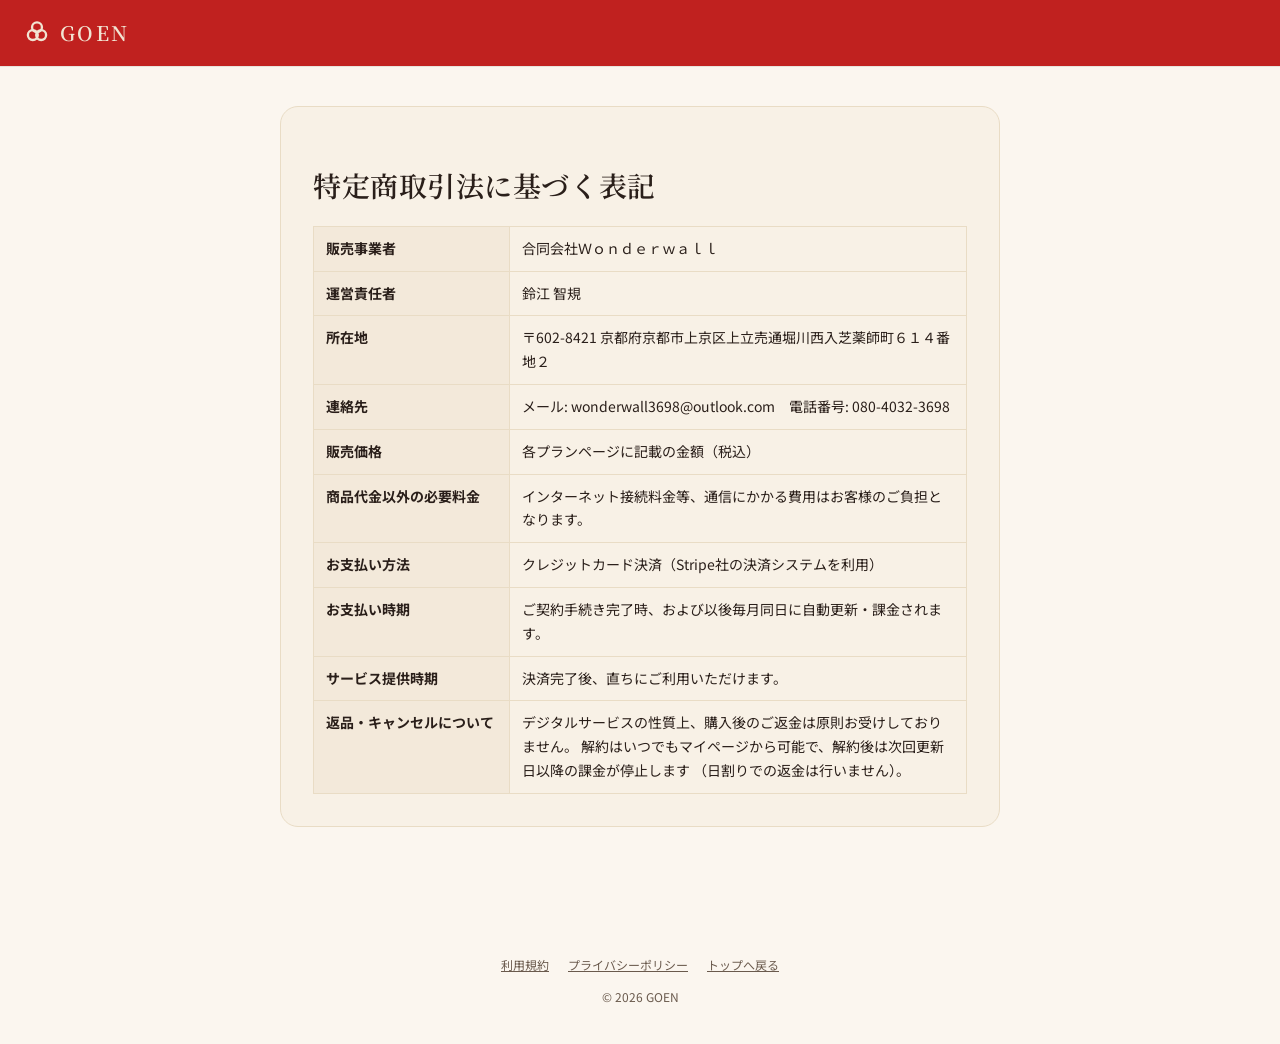
<file: web/tokushoho.html>
<!doctype html>
<html lang="ja">
<head>
  <meta charset="utf-8" />
  <meta name="viewport" content="width=device-width, initial-scale=1" />
  <title>特定商取引法に基づく表記 | GOEN</title>
  <link rel="stylesheet" href="assets/style.css" />
  <link rel="icon" type="image/png" href="assets/favicon.png" />
</head>
<body class="legal">
  <header class="site-header">
    <a class="logo" href="index.html"><svg class="logo-mark" viewBox="0 0 100 100" aria-hidden="true"><circle cx="50" cy="28" r="19"/><circle cx="34" cy="58" r="19"/><circle cx="66" cy="58" r="19"/></svg>GOEN</a>
  </header>

  <main>
    <section class="card">
      <h1>特定商取引法に基づく表記</h1>

      <table>
        <tr><th>販売事業者</th><td>合同会社Ｗｏｎｄｅｒｗａｌｌ</td></tr>
        <tr><th>運営責任者</th><td>鈴江 智規</td></tr>
        <tr><th>所在地</th><td>〒602-8421 京都府京都市上京区上立売通堀川西入芝薬師町６１４番地２</td></tr>
        <tr><th>連絡先</th><td>メール: wonderwall3698@outlook.com　電話番号: 080-4032-3698</td></tr>
        <tr><th>販売価格</th><td>各プランページに記載の金額（税込）</td></tr>
        <tr><th>商品代金以外の必要料金</th><td>インターネット接続料金等、通信にかかる費用はお客様のご負担となります。</td></tr>
        <tr><th>お支払い方法</th><td>クレジットカード決済（Stripe社の決済システムを利用）</td></tr>
        <tr><th>お支払い時期</th><td>ご契約手続き完了時、および以後毎月同日に自動更新・課金されます。</td></tr>
        <tr><th>サービス提供時期</th><td>決済完了後、直ちにご利用いただけます。</td></tr>
        <tr><th>返品・キャンセルについて</th><td>
          デジタルサービスの性質上、購入後のご返金は原則お受けしておりません。
          解約はいつでもマイページから可能で、解約後は次回更新日以降の課金が停止します
          （日割りでの返金は行いません）。
        </td></tr>
      </table>
    </section>
  </main>

  <footer class="site-footer">
    <div>
      <a href="terms.html">利用規約</a>
      <a href="privacy.html">プライバシーポリシー</a>
      <a href="index.html">トップへ戻る</a>
    </div>
    <p>&copy; 2026 GOEN</p>
  </footer>
</body>
</html>
</file>
<file: web/assets/style.css>
@import url('https://fonts.googleapis.com/css2?family=Noto+Serif+JP:wght@500;600;700&family=Noto+Sans+JP:wght@400;500;700&display=swap');

:root {
  /* GOENロゴ（深紅の地にアイボリーの三つ輪、明朝体のワードマーク）から採ったブランドカラー。
     Flutterアプリ側のlib/core/goen_theme.dartと同じ値を使い、Web/アプリで色を揃えている。 */
  --color-primary: #c0211f;
  --color-primary-dark: #8f1917;
  --color-primary-light: #de5a50;
  --color-ivory: #f1e4d2;
  --color-ivory-deep: #e7d5b8;
  --color-paper: #fbf6ef;
  --color-card: #f8f1e6;
  --color-card-deep: #f3e9da;
  --color-text: #2a1f1a;
  --color-muted: #6a5a4d;
  --color-border: #e9dcc5;
  --color-border-strong: #d8c7ae;
  --color-error: #a6420f;
  --color-success: #2f6f4e;
  --color-gold: #a9752e;

  --font-serif: "Noto Serif JP", "Hiragino Mincho ProN", serif;
  --font-sans: "Noto Sans JP", "Hiragino Kaku Gothic ProN", "Yu Gothic", "Meiryo", sans-serif;
}

* {
  box-sizing: border-box;
}

body {
  margin: 0;
  font-family: var(--font-sans);
  color: var(--color-text);
  background: var(--color-paper);
  line-height: 1.7;
}

a {
  color: var(--color-primary);
}

h1, h2 {
  font-family: var(--font-serif);
  font-weight: 600;
  letter-spacing: 0.02em;
}

header.site-header {
  display: flex;
  align-items: center;
  justify-content: space-between;
  padding: 16px 24px;
  background: var(--color-primary);
  box-shadow: 0 1px 0 rgba(0, 0, 0, 0.08);
}

header.site-header .logo {
  display: inline-flex;
  align-items: center;
  gap: 10px;
  font-family: var(--font-serif);
  font-weight: 600;
  font-size: 20px;
  letter-spacing: 0.12em;
  color: var(--color-ivory);
  text-decoration: none;
}

header.site-header .logo-mark {
  display: inline-flex;
  width: 26px;
  height: 26px;
  flex-shrink: 0;
}

header.site-header .logo-mark circle {
  fill: none;
  stroke: var(--color-ivory);
  stroke-width: 9;
}

header.site-header nav a {
  margin-left: 20px;
  text-decoration: none;
  color: var(--color-ivory);
  opacity: 0.92;
  font-size: 14px;
}

header.site-header nav a:hover {
  opacity: 1;
  text-decoration: underline;
}

header.site-header nav a.btn {
  opacity: 1;
}

main {
  max-width: 720px;
  margin: 0 auto;
  padding: 40px 20px 80px;
}

.card {
  background: var(--color-card);
  border: 1px solid var(--color-border);
  border-radius: 18px;
  padding: 32px;
  margin-bottom: 24px;
}

.card.hero {
  position: relative;
  overflow: hidden;
  background: linear-gradient(135deg, var(--color-primary), var(--color-primary-dark));
  border: none;
  color: var(--color-ivory);
  padding: 44px 36px;
}

.card.hero h1,
.card.hero .lead {
  color: var(--color-ivory);
}

.card.hero .lead {
  opacity: 0.92;
}

.card.hero .hero-rings {
  position: absolute;
  right: -30px;
  bottom: -30px;
  width: 220px;
  height: 220px;
  opacity: 0.16;
  pointer-events: none;
}

.card.hero .hero-rings circle {
  fill: none;
  stroke: var(--color-ivory);
  stroke-width: 7;
}

h1 {
  font-size: 28px;
  margin-bottom: 8px;
}

h2 {
  font-size: 20px;
  margin-top: 0;
}

.lead {
  color: var(--color-muted);
  font-size: 15px;
  margin-bottom: 32px;
}

.price {
  font-family: var(--font-serif);
  font-size: 32px;
  font-weight: 700;
  color: var(--color-primary);
}

.price small {
  font-family: var(--font-sans);
  font-size: 14px;
  font-weight: normal;
  color: var(--color-muted);
}

.feature-list {
  list-style: none;
  padding: 0;
  margin: 20px 0;
}

.feature-list li {
  padding-left: 1.6em;
  position: relative;
  margin-bottom: 8px;
}

.feature-list li::before {
  content: "✓";
  position: absolute;
  left: 0;
  color: var(--color-primary);
  font-weight: bold;
}

.card.hero .feature-list li::before {
  color: var(--color-ivory);
}

form {
  display: flex;
  flex-direction: column;
  gap: 16px;
}

label {
  font-size: 14px;
  font-weight: bold;
  display: block;
  margin-bottom: 6px;
}

input[type="text"],
input[type="email"],
input[type="password"] {
  width: 100%;
  padding: 11px 12px;
  border: 1px solid var(--color-border-strong);
  border-radius: 10px;
  font-size: 15px;
  background: #fff;
  color: var(--color-text);
}

input[type="text"]:focus,
input[type="email"]:focus,
input[type="password"]:focus {
  outline: none;
  border-color: var(--color-primary);
  box-shadow: 0 0 0 2px rgba(192, 33, 31, 0.15);
}

.checkbox-row {
  display: flex;
  align-items: flex-start;
  gap: 8px;
  font-size: 13px;
  color: var(--color-muted);
}

.checkbox-row input {
  margin-top: 3px;
}

button.btn,
a.btn {
  display: inline-block;
  background: var(--color-primary);
  color: var(--color-ivory);
  border: none;
  border-radius: 10px;
  padding: 12px 22px;
  font-size: 15px;
  font-weight: bold;
  cursor: pointer;
  text-align: center;
  text-decoration: none;
  transition: background-color 0.15s ease;
}

button.btn:hover,
a.btn:hover {
  background: var(--color-primary-dark);
}

button.btn:disabled {
  background: var(--color-border-strong);
  color: var(--color-muted);
  cursor: not-allowed;
}

.card.hero a.btn {
  background: var(--color-ivory);
  color: var(--color-primary-dark);
}

.card.hero a.btn:hover {
  background: #fff;
}

button.btn-outline,
a.btn-outline {
  background: transparent;
  color: var(--color-primary);
  border: 1px solid var(--color-primary);
}

button.btn-outline:hover,
a.btn-outline:hover {
  background: var(--color-card-deep);
}

.error-box {
  background: #f8e3d8;
  color: var(--color-error);
  border: 1px solid #edc4a8;
  border-radius: 8px;
  padding: 10px 14px;
  font-size: 14px;
}

.notice-box {
  background: var(--color-ivory);
  border: 1px solid var(--color-ivory-deep);
  border-radius: 8px;
  padding: 12px 16px;
  font-size: 13px;
  color: var(--color-primary-dark);
  margin-bottom: 24px;
}

.status-badge {
  display: inline-block;
  padding: 4px 10px;
  border-radius: 999px;
  font-size: 13px;
  font-weight: bold;
}

.status-active {
  background: #e3efe6;
  color: var(--color-success);
}

.status-inactive {
  background: var(--color-card-deep);
  color: var(--color-muted);
}

.status-warning {
  background: #f8e3d8;
  color: var(--color-error);
}

footer.site-footer {
  text-align: center;
  padding: 24px;
  font-size: 12px;
  color: var(--color-muted);
}

footer.site-footer a {
  margin: 0 8px;
  color: var(--color-muted);
}

.legal main {
  max-width: 760px;
}

.legal table {
  width: 100%;
  border-collapse: collapse;
  margin-top: 16px;
}

.legal table th,
.legal table td {
  border: 1px solid var(--color-border);
  padding: 10px 12px;
  text-align: left;
  vertical-align: top;
  font-size: 14px;
}

.legal table th {
  width: 30%;
  background: var(--color-card-deep);
}

.placeholder {
  background: #fff3cd;
  padding: 1px 4px;
  border-radius: 3px;
}
</file>
